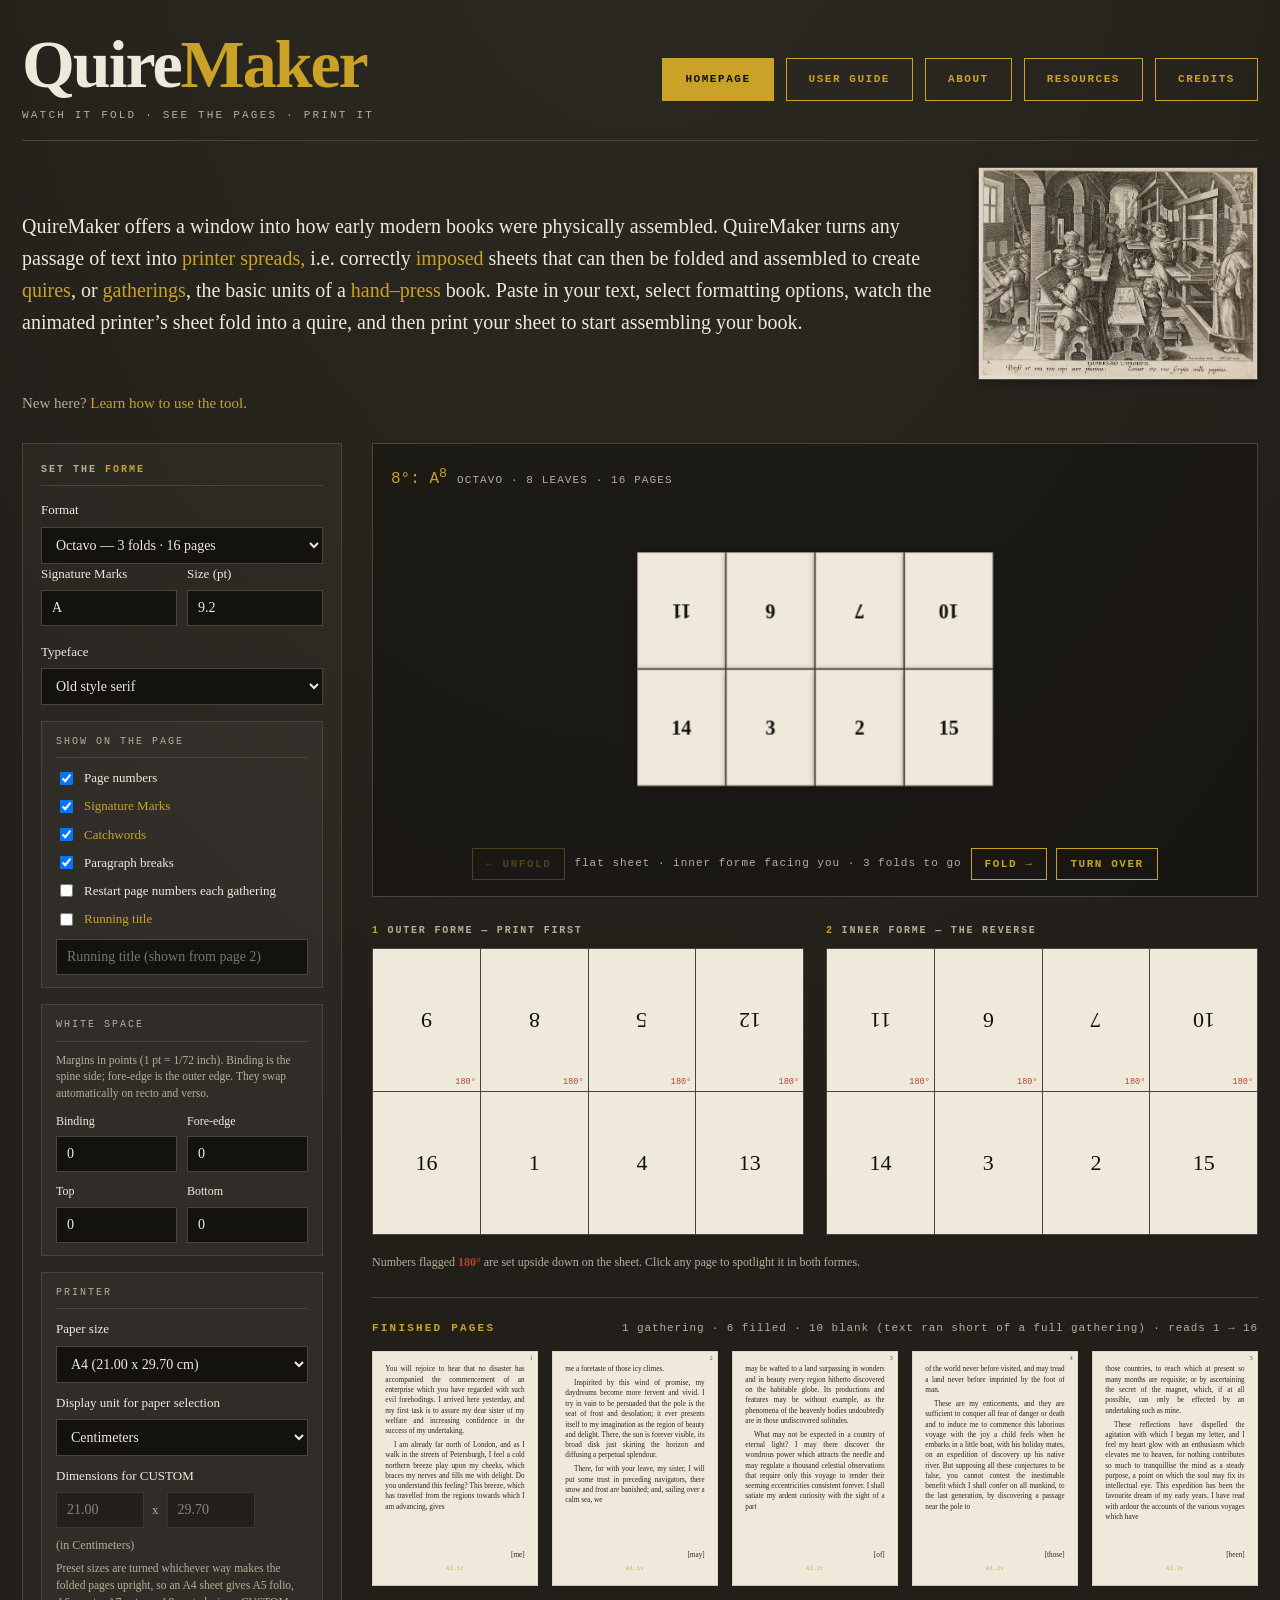
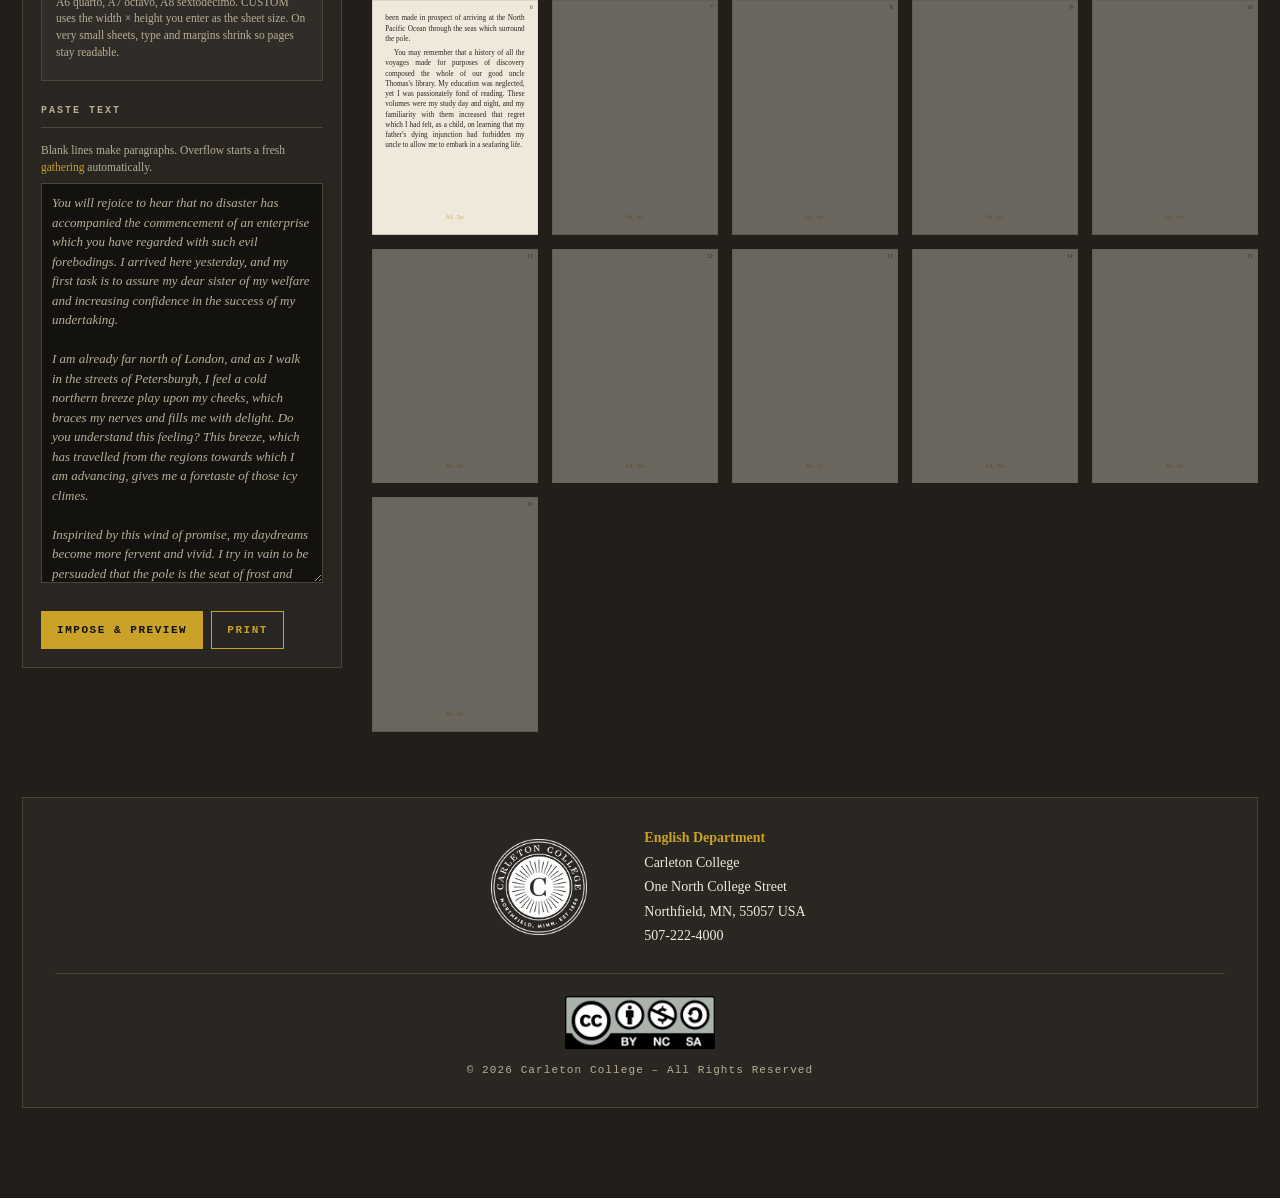
<file: index.html>
<!DOCTYPE html>
<html lang="en">
<head>
<meta charset="utf-8">
<meta name="viewport" content="width=device-width,initial-scale=1">
<title>QuireMaker</title>
<link rel="stylesheet" href="css/styles.css">
</head>
<body>
<div class="wrap">

<header>
  <div class="brand">
    <a class="brandlink" href="index.html"><h1>Quire<span>Maker</span></h1></a>
    <div class="tag">watch it fold &middot; see the pages &middot; print it</div>
  </div>
  <nav class="navbtns sitenav">
    <a class="btnlink" href="index.html" aria-current="page">Homepage</a>
    <a class="btnlink" href="guide.html">User Guide</a>
    <a class="btnlink" href="about.html">About</a>
    <a class="btnlink" href="resources.html">Resources</a>
    <a class="btnlink" href="credits.html">Credits</a>
  </nav>
</header>

<section class="hero">
  <p class="lede">QuireMaker offers a window into how early modern books were physically assembled. 
    QuireMaker turns any passage of text into 
    <a href="https://smartpress.com/support/printing-basics/readers-spread-vs-printers-spread" target="_blank" rel="noopener noreferrer">printer spreads,</a> 
    i.e. correctly <a href="https://en.wikipedia.org/wiki/Imposition" target="_blank" rel="noopener noreferrer">imposed</a> sheets
    that can then be folded and assembled to create <a href="https://www.nottingham.ac.uk/manuscriptsandspecialcollections/researchguidance/medievalbooks/quires.aspx" target="_blank" rel="noopener noreferrer">quires</a>, or 
    <a href="https://theconveyor.wordpress.com/2010/09/07/gatherings-a-display/" target="_blank" rel="noopener noreferrer">gatherings</a>, 
    the basic units of a <a href="https://libguides.scu.edu/c.php?g=897729&p=6471387" target="_blank" rel="noopener noreferrer">hand&ndash;press </a>book. Paste in your text, select formatting options, 
    watch the animated printer&rsquo;s sheet fold into a quire, and then print your sheet to start assembling your book.</p>
  <img class="hero-img" src="images/quire.jpg" alt="A folded quire">
</section>
<p class="hero-guide">New here? <a href="guide.html">Learn how to use the tool</a>.</p>

<div class="cols">
  <div class="panel">
    <h2>Set the <a href="https://en.wikipedia.org/wiki/Forme" target="_blank" rel="noopener noreferrer">forme</a></h2>

    <label for="fmt">Format</label>
    <select id="fmt">
      <option value="folio">Folio &mdash; 1 fold &middot; 4 pages</option>
      <option value="quarto">Quarto &mdash; 2 folds &middot; 8 pages</option>
      <option value="octavo" selected>Octavo &mdash; 3 folds &middot; 16 pages</option>
      <option value="sexto">Sextodecimo &mdash; 4 folds &middot; 32 pages</option>
    </select>

    <div class="two">
      <div><label for="sig">Signature Marks</label><input type="text" id="sig" value="A" maxlength="2"></div>
      <div><label for="fs">Size (pt)</label><input type="number" id="fs" value="9.2" step="0.2" min="1" max="20" title="For ideal results, keep size between 5 and 20"></div>
    </div>

    <label for="face">Typeface</label>
    <select id="face">
      <option value="'Iowan Old Style', Georgia, serif">Old style serif</option>
      <option value="'Palatino Linotype', Palatino, 'Book Antiqua', serif">Palatino</option>
      <option value="'Times New Roman', Times, serif">Times</option>
      <option value="Baskerville, Georgia, serif">Baskerville</option>
    </select>

    <div class="togglebox">
      <div class="togglehead">Show on the page</div>
      <div class="chk"><input type="checkbox" id="pgnum" checked><span>Page numbers</span></div>
      <div class="chk"><input type="checkbox" id="sigmark" checked><span><a href="https://en.wikipedia.org/wiki/Section_(bookbinding)" target="_blank" rel="noopener noreferrer">Signature Marks</a></span></div>
      <div class="chk"><input type="checkbox" id="catch" checked><span><a href="https://eng244.wordpress.com/bookgloss/catchword/" target="_blank" rel="noopener noreferrer">Catchwords</a></span></div>
      <div class="chk"><input type="checkbox" id="para" checked><span>Paragraph breaks</span></div>
      <div class="chk"><input type="checkbox" id="restartpg"><span>Restart page numbers each gathering</span></div>
      <div class="chk"><input type="checkbox" id="runtitle"><span><a href="https://eng244.wordpress.com/bookgloss/running-title/" target="_blank" rel="noopener noreferrer">Running title</a></span></div>
      <input type="text" id="runtitletext" class="runtitle-input" placeholder="Running title (shown from page 2)">
    </div>

    <div class="togglebox whitespace">
      <div class="togglehead">White space</div>
      <div class="hint">Margins in points (1&nbsp;pt&nbsp;=&nbsp;1/72&nbsp;inch). Binding is the spine side; fore-edge is the outer edge. They swap automatically on recto and verso.</div>
      <div class="two">
        <div><label for="mBind">Binding</label><input type="number" id="mBind" value="0" min="0" max="48" step="1" title="Inner margin toward the spine"></div>
        <div><label for="mFore">Fore-edge</label><input type="number" id="mFore" value="0" min="0" max="48" step="1" title="Outer margin away from the spine"></div>
      </div>
      <div class="two">
        <div><label for="mTop">Top</label><input type="number" id="mTop" value="0" min="0" max="48" step="1"></div>
        <div><label for="mBot">Bottom</label><input type="number" id="mBot" value="0" min="0" max="48" step="1"></div>
      </div>
    </div>

    <div class="togglebox printer">
      <div class="togglehead">Printer</div>
      <label for="paper">Paper size</label>
      <select id="paper"></select>
      <label for="paperUnit">Display unit for paper selection</label>
      <select id="paperUnit">
        <option value="pt">Points</option>
        <option value="in">Inches</option>
        <option value="cm" selected>Centimeters</option>
      </select>
      <label for="paperW">Dimensions for CUSTOM</label>
      <div class="paperdims">
        <input type="number" id="paperW" min="1" step="any" title="Sheet width">
        <span class="paperx">x</span>
        <input type="number" id="paperH" min="1" step="any" title="Sheet height">
        <span id="paperUnitLabel" class="paperunit">(in Centimeters)</span>
      </div>
      <div class="hint">Preset sizes are turned whichever way makes the folded pages upright, so an A4 sheet gives A5 folio, A6 quarto, A7 octavo, A8 sextodecimo. CUSTOM uses the width&nbsp;&times;&nbsp;height you enter as the sheet size. On very small sheets, type and margins shrink so pages stay readable.</div>
    </div>

    <h2>Paste text</h2>
    <div class="hint">Blank lines make paragraphs. Overflow starts a fresh <a href="https://blogs.bodleian.ox.ac.uk/theconveyor/gatherings-a-display/" target="_blank" rel="noopener noreferrer">gathering</a> automatically.</div>
    <textarea id="txt"></textarea>

    <div class="acts">
      <button id="go">Impose &amp; preview</button>
      <button class="ghost" id="pr">Print</button>
    </div>
  </div>

  <div>
    <div class="stagebox">
      <p class="formula" id="fx"></p>
      <div class="scene"><div class="stack" id="stack"></div></div>
      <div class="transport">
        <button class="ghost" id="back">&larr; Unfold</button>
        <div class="step" id="stepTxt"></div>
        <button class="ghost" id="fwd">Fold &rarr;</button>
        <button class="ghost" id="turn">Turn over</button>
      </div>
    </div>

    <div class="formes" id="formes"></div>
    <p class="legend">
      Numbers flagged <b style="color:var(--vermilion)">180&deg;</b> are set upside down on the sheet.
      Click any page to spotlight it in both formes.
    </p>

    <div class="previewhead">
      <h2>Finished pages</h2>
      <div class="meta" id="pvMeta"></div>
    </div>
    <div class="book" id="book"><p class="emptynote">Press &ldquo;Impose &amp; preview&rdquo; to flow your text into the pages.</p></div>
  </div>
</div>

<footer class="sitefoot">
  <div class="footmain">
    <div class="footlogo">
      <img src="images/carletonlogo.png" alt="Carleton College">
    </div>
    <address class="footaddr">
      <b><a href="https://www.carleton.edu/english/" target="_blank" rel="noopener noreferrer">English Department</a></b><br>
      Carleton College<br>
      One North College Street<br>
      Northfield, MN, 55057 USA<br>
      507-222-4000
    </address>
  </div>
  <div class="footlic">
    <div class="cclicense">
      <img src="images/copyright.png" alt="CC BY-NC-SA 4.0">
    </div>
    <div class="footcopy">&copy; 2026 Carleton College &ndash; All Rights Reserved</div>
  </div>
</footer>
</div>

<div id="out"></div>

<script type="module" src="js/app.js"></script>
</body>
</html>
</file>
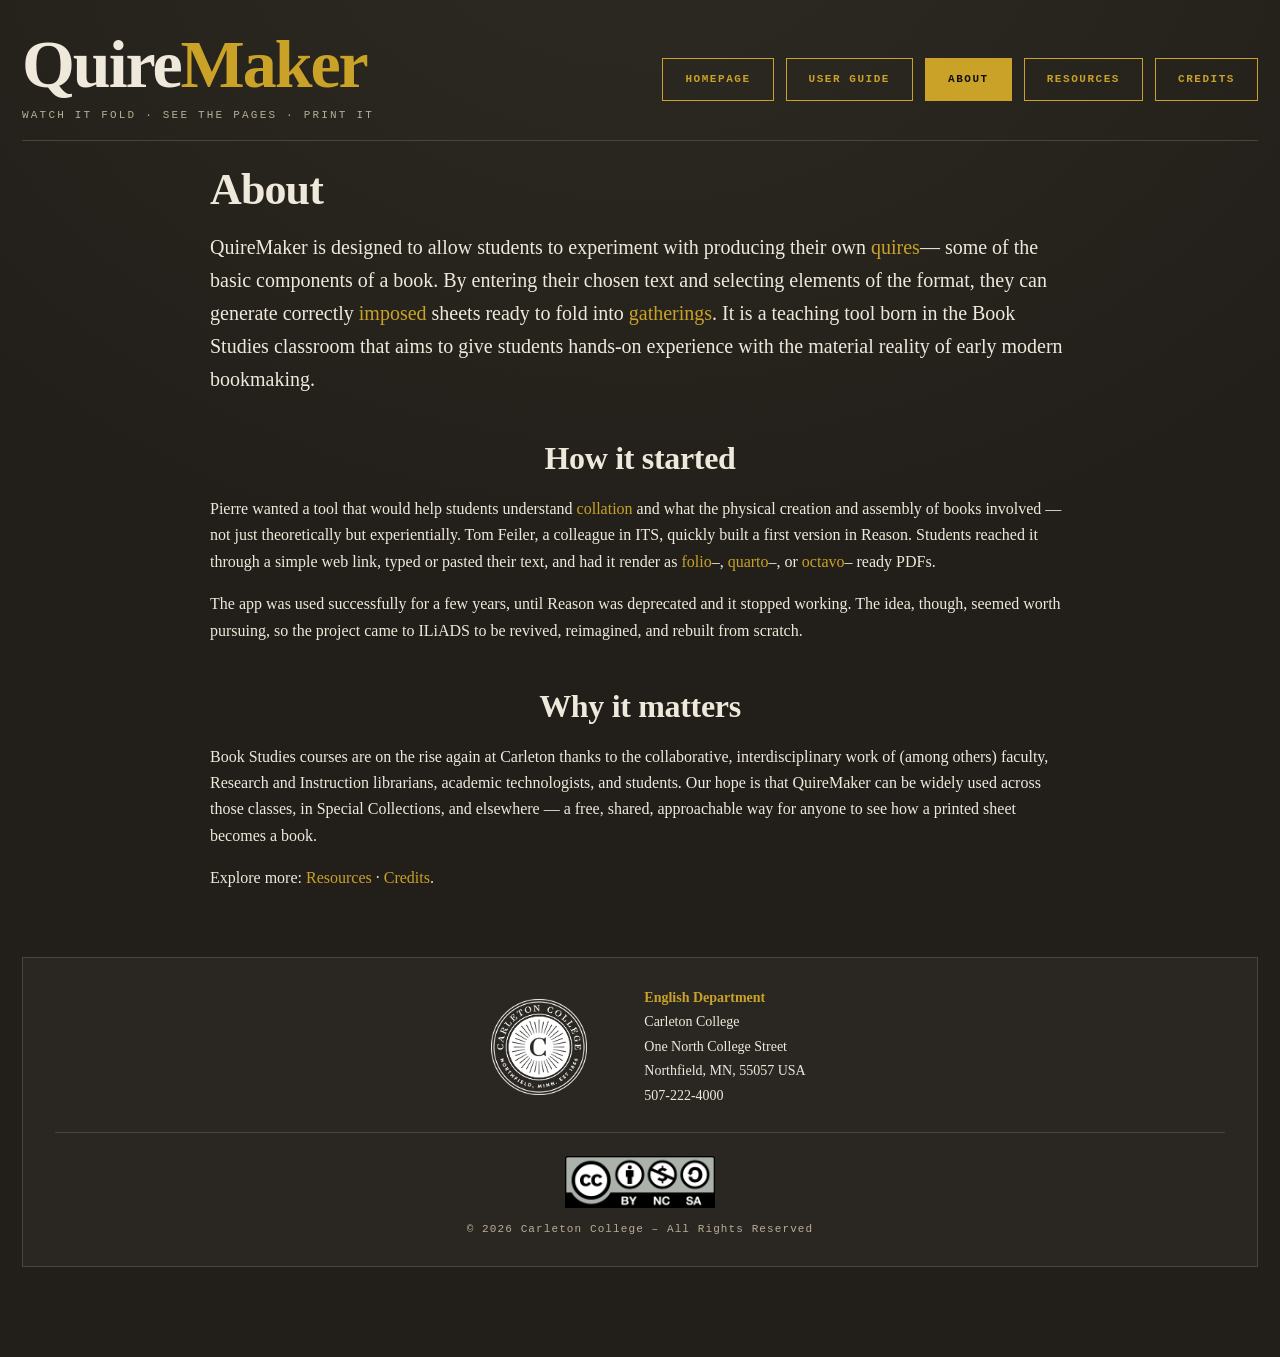
<file: about.html>
<!DOCTYPE html>
<html lang="en">
<head>
<meta charset="utf-8">
<meta name="viewport" content="width=device-width,initial-scale=1">
<title>Quire Maker &middot; About</title>
<link rel="stylesheet" href="css/styles.css">
</head>
<body>
<div class="wrap">

<header>
  <div class="brand">
    <a class="brandlink" href="index.html"><span class="brand-title">Quire<span>Maker</span></span></a>
    <div class="tag">watch it fold &middot; see the pages &middot; print it</div>
  </div>
  <nav class="navbtns sitenav">
    <a class="btnlink" href="index.html">Homepage</a>
    <a class="btnlink" href="guide.html">User Guide</a>
    <a class="btnlink" href="about.html" aria-current="page">About</a>
    <a class="btnlink" href="resources.html">Resources</a>
    <a class="btnlink" href="credits.html">Credits</a>
  </nav>
</header>

<div class="article">

  <h1 class="pagetitle">About</h1>

  <p class="lede">QuireMaker is designed to allow students to experiment with producing their own
    <a href="https://www.nottingham.ac.uk/manuscriptsandspecialcollections/researchguidance/medievalbooks/quires.aspx" target="_blank" rel="noopener noreferrer">quires</a>&mdash;
    some of the basic components of a book.
    By entering their chosen text and selecting elements of the format,
    they can generate correctly
    <a href="https://en.wikipedia.org/wiki/Imposition" target="_blank" rel="noopener noreferrer">imposed</a>
    sheets ready to fold into
    <a href="https://theconveyor.wordpress.com/2010/09/07/gatherings-a-display/" target="_blank" rel="noopener noreferrer">gatherings</a>.
    It is a teaching tool born in the Book Studies classroom that aims to give students hands-on
    experience with the material reality of early modern bookmaking.</p>

  <h2>How it <span>started</span></h2>
  <p>Pierre wanted a tool that would help students understand
    <a href="https://manual.stcv.be/p/Collation_Formula" target="_blank" rel="noopener noreferrer">collation</a>
    and what the physical creation and assembly of books
    involved &mdash; not just theoretically but experientially.
    Tom Feiler, a colleague in ITS, quickly built a first version in Reason.
    Students reached it through a simple web link, typed or pasted their text, and had it render
    as <a href="https://en.wikipedia.org/wiki/Book_size" target="_blank" rel="noopener noreferrer">folio</a>&ndash;,
    <a href="https://en.wikipedia.org/wiki/Book_size" target="_blank" rel="noopener noreferrer">quarto</a>&ndash;,
    or <a href="https://en.wikipedia.org/wiki/Book_size" target="_blank" rel="noopener noreferrer">octavo</a>&ndash;
    ready PDFs.</p>
  <p>The app was used successfully for a few years, until Reason was deprecated and it stopped working. 
    The idea, though, seemed worth pursuing, 
    so the project came to ILiADS to be revived, reimagined, and rebuilt from scratch.</p>

  <h2>Why it <span>matters</span></h2>
  <p>Book Studies courses are on the rise again at Carleton thanks to the collaborative, interdisciplinary 
    work of (among others) faculty, Research and Instruction librarians, academic technologists, and 
    students. Our hope is that QuireMaker can be widely used across those classes, in Special Collections, 
    and elsewhere &mdash; a free, shared, approachable way for anyone to see how a printed sheet becomes a book. </p>

  <p>Explore more: <a href="resources.html">Resources</a> &middot;
  <a href="credits.html">Credits</a>.</p>

</div>

<footer class="sitefoot">
  <div class="footmain">
    <div class="footlogo">
      <img src="images/carletonlogo.png" alt="Carleton College">
    </div>
    <address class="footaddr">
      <b><a href="https://www.carleton.edu/english/" target="_blank" rel="noopener noreferrer">English Department</a></b><br>
      Carleton College<br>
      One North College Street<br>
      Northfield, MN, 55057 USA<br>
      507-222-4000
    </address>
  </div>
  <div class="footlic">
    <div class="cclicense">
      <img src="images/copyright.png" alt="CC BY-NC-SA 4.0">
    </div>
    <div class="footcopy">&copy; 2026 Carleton College &ndash; All Rights Reserved</div>
  </div>
</footer>
</div>
</body>
</html>
</file>
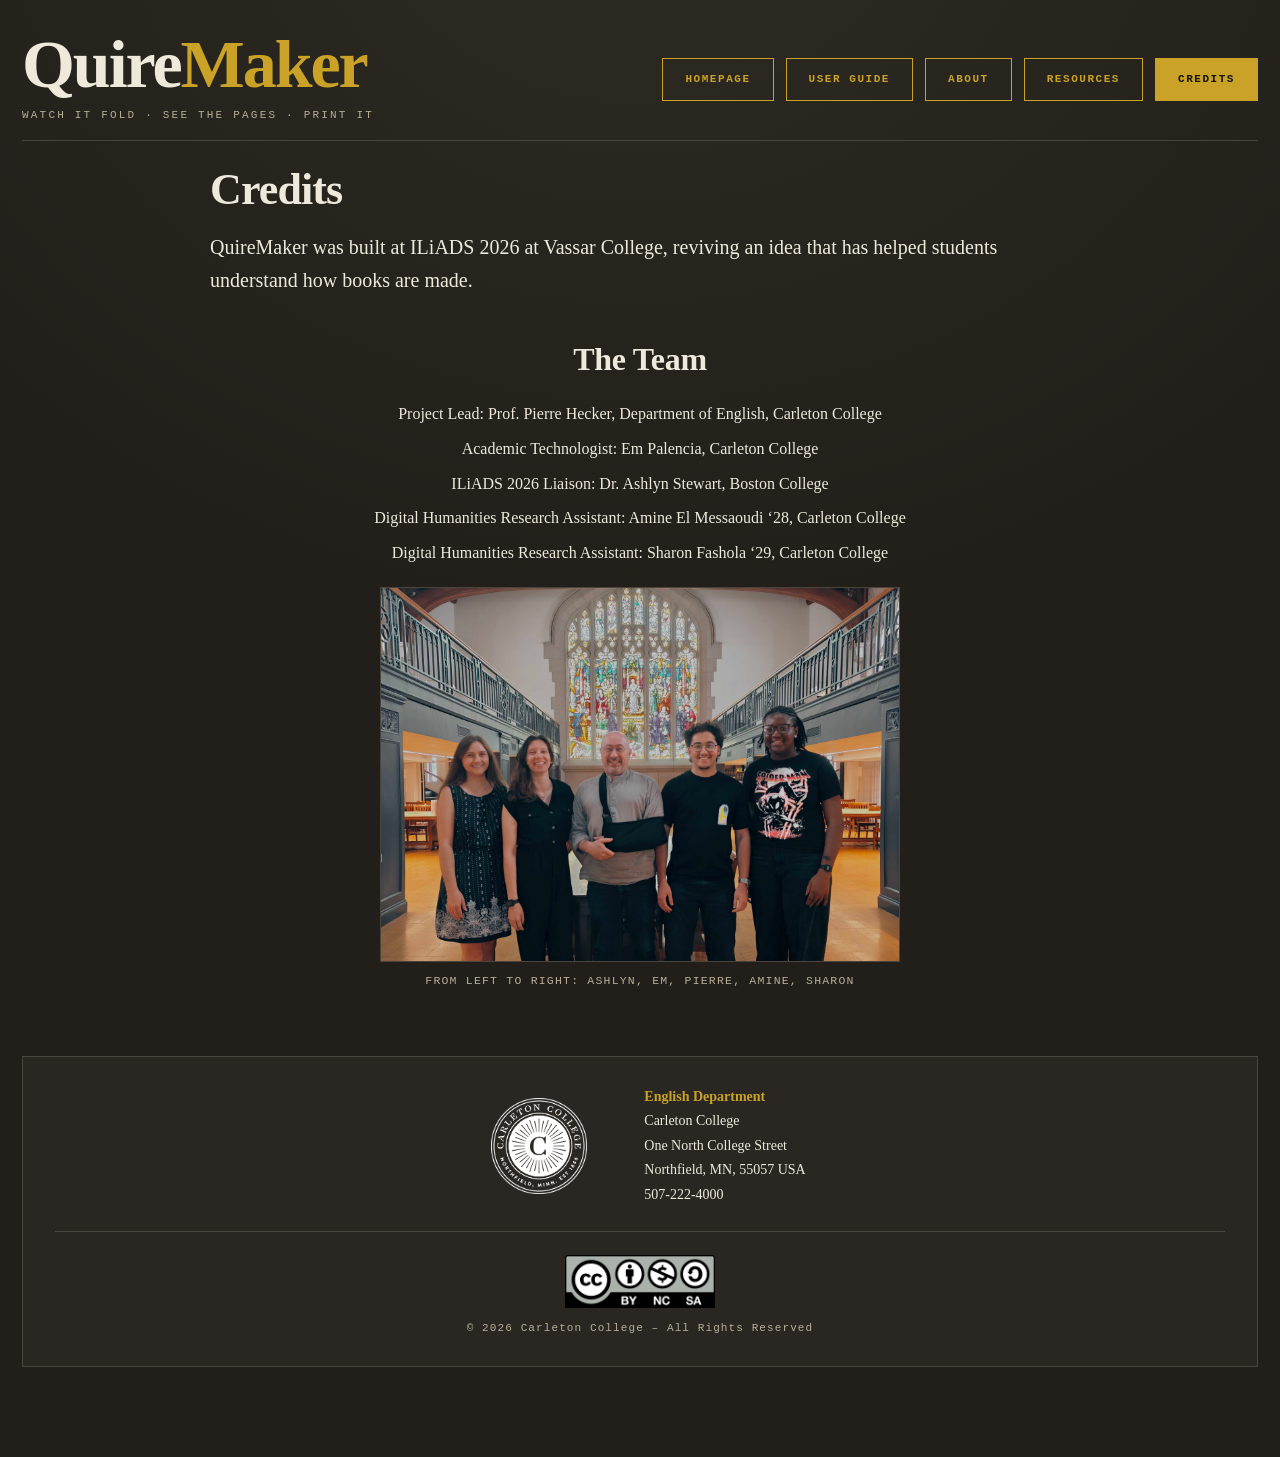
<file: credits.html>
<!DOCTYPE html>
<html lang="en">
<head>
<meta charset="utf-8">
<meta name="viewport" content="width=device-width,initial-scale=1">
<title>Quire Maker &middot; Credits</title>
<link rel="stylesheet" href="css/styles.css">
</head>
<body>
<div class="wrap">

<header>
  <div class="brand">
    <a class="brandlink" href="index.html"><span class="brand-title">Quire<span>Maker</span></span></a>
    <div class="tag">watch it fold &middot; see the pages &middot; print it</div>
  </div>
  <nav class="navbtns sitenav">
    <a class="btnlink" href="index.html">Homepage</a>
    <a class="btnlink" href="guide.html">User Guide</a>
    <a class="btnlink" href="about.html">About</a>
    <a class="btnlink" href="resources.html">Resources</a>
    <a class="btnlink" href="credits.html" aria-current="page">Credits</a>
  </nav>
</header>

<div class="article">

  <h1 class="pagetitle">Credits</h1>

  <p class="lede">QuireMaker was built at ILiADS 2026 at Vassar College, reviving an idea that
  has helped students understand how books are made.</p>

  <h2>The <span>Team</span></h2>
  <div class="teamblock">
    <ul class="memberslist">
      <li>Project Lead: Prof. Pierre Hecker, Department of English, Carleton College</li>
      <li>Academic Technologist: Em Palencia, Carleton College</li>
      <li>ILiADS 2026 Liaison: Dr. Ashlyn Stewart, Boston College</li>
      <li>Digital Humanities Research Assistant: Amine El Messaoudi &lsquo;28, Carleton College</li>
      <li>Digital Humanities Research Assistant: Sharon Fashola &lsquo;29, Carleton College</li>
    </ul>
    <div class="photo group">
      <img src="images/grouppicture.jpg" alt="Group photo">
      <p class="hint">From left to right: Ashlyn, Em, Pierre, Amine, Sharon</p>
    </div>
  </div>

</div>

<footer class="sitefoot">
  <div class="footmain">
    <div class="footlogo">
      <img src="images/carletonlogo.png" alt="Carleton College">
    </div>
    <address class="footaddr">
      <b><a href="https://www.carleton.edu/english/" target="_blank" rel="noopener noreferrer">English Department</a></b><br>
      Carleton College<br>
      One North College Street<br>
      Northfield, MN, 55057 USA<br>
      507-222-4000
    </address>
  </div>
  <div class="footlic">
    <div class="cclicense">
      <img src="images/copyright.png" alt="CC BY-NC-SA 4.0">
    </div>
    <div class="footcopy">&copy; 2026 Carleton College &ndash; All Rights Reserved</div>
  </div>
</footer>
</div>
</body>
</html>
</file>
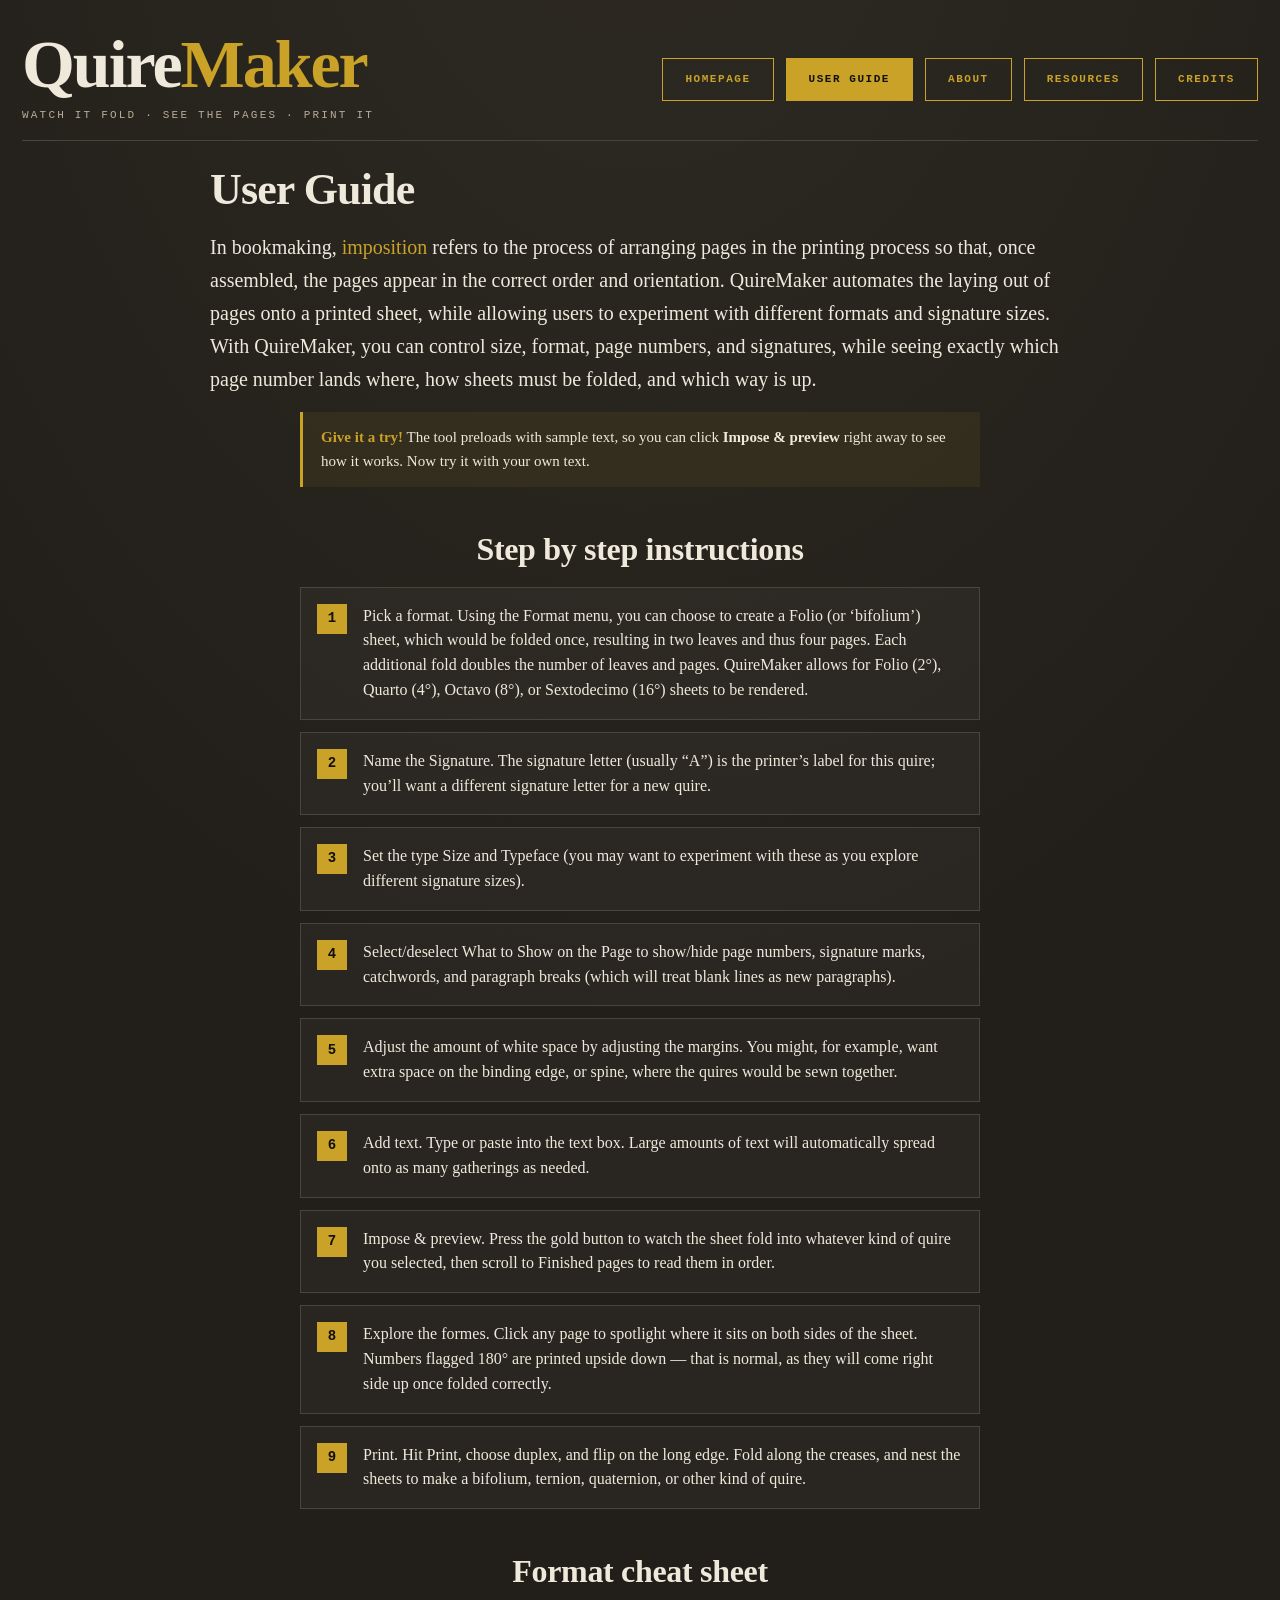
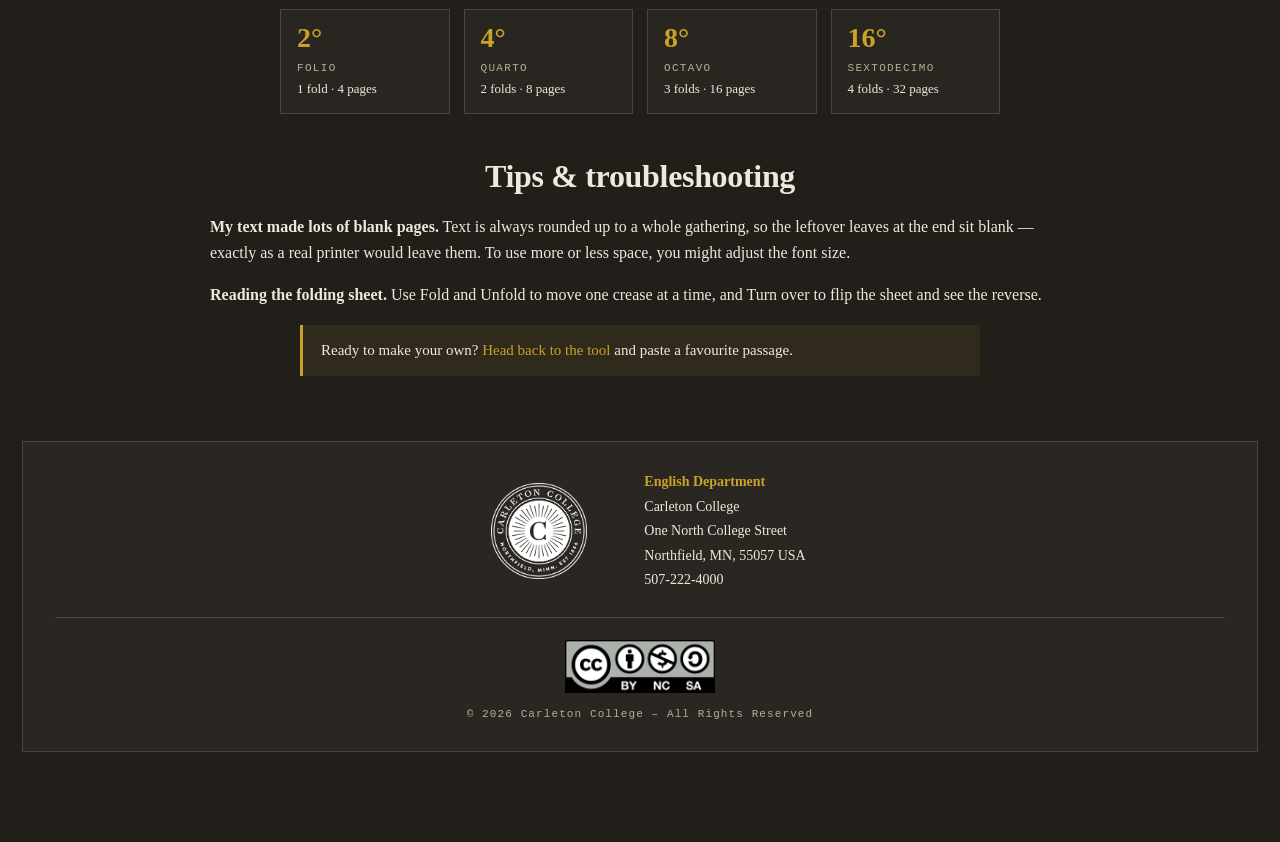
<file: guide.html>
<!DOCTYPE html>
<html lang="en">
<head>
<meta charset="utf-8">
<meta name="viewport" content="width=device-width,initial-scale=1">
<title>Quire Maker &middot; User Guide</title>
<link rel="stylesheet" href="css/styles.css">
</head>
<body>
<div class="wrap">

<header>
  <div class="brand">
    <a class="brandlink" href="index.html"><span class="brand-title">Quire<span>Maker</span></span></a>
    <div class="tag">watch it fold &middot; see the pages &middot; print it</div>
  </div>
  <nav class="navbtns sitenav">
    <a class="btnlink" href="index.html">Homepage</a>
    <a class="btnlink" href="guide.html" aria-current="page">User Guide</a>
    <a class="btnlink" href="about.html">About</a>
    <a class="btnlink" href="resources.html">Resources</a>
    <a class="btnlink" href="credits.html">Credits</a>
  </nav>
</header>

<div class="article">

  <h1 class="pagetitle">User Guide</h1>

  <p class="lede">In bookmaking,
    <a href="https://en.wikipedia.org/wiki/Imposition" target="_blank" rel="noopener noreferrer">imposition</a>
    refers to the process of arranging pages in the printing process so that,
    once assembled, the pages appear in the correct order and orientation.
    QuireMaker automates the laying out of pages onto a printed sheet,
    while allowing users to experiment with different formats and signature sizes.
    With QuireMaker, you can control size, format, page numbers, and signatures, while
    seeing exactly which page number lands where, how sheets must be folded, and which way is up.</p>

  <div class="callout">
    <b><a href="index.html">Give it a try!</a></b> The tool preloads with sample text, so you can click
    <b>Impose &amp; preview</b> right away to see how it works. Now try it with your own text.
  </div>

  <h2>Step by step <span>instructions</span></h2>
  <ol class="steps">
    <li>Pick a <em>format.</em> Using the Format menu, you can choose to create a Folio
      (or &lsquo;bifolium&rsquo;) sheet, which would be folded once, resulting in two leaves and thus four pages.
      Each additional fold doubles the number of leaves and pages. QuireMaker allows for
      Folio (2&deg;), Quarto (4&deg;), Octavo (8&deg;), or Sextodecimo (16&deg;) sheets to be rendered.</li>
    <li>Name the <em>Signature.</em> The signature letter (usually
      &ldquo;A&rdquo;) is the printer&rsquo;s label for this quire; you&rsquo;ll want a different signature letter for a new quire.</li>
    <li>Set the type <em>Size</em> and <em>Typeface</em>
      (you may want to experiment with these as you explore different signature sizes).</li>
    <li>Select/deselect <em>What to Show on the Page</em> to show/hide
      page numbers, signature marks, catchwords,
      and paragraph breaks (which will treat blank lines as new paragraphs).</li>
    <li>Adjust the amount of <em>white space</em> by adjusting the margins.
      You might, for example, want extra space on the binding edge, or spine, where the quires would be sewn together.</li>
    <li>Add <em>text.</em> Type or paste into the text box.
      Large amounts of text will automatically spread onto as many gatherings as needed.</li>
    <li><em>Impose &amp; preview.</em> Press the gold button to watch the sheet fold into
      whatever kind of quire you selected, then scroll to <em>Finished pages</em> to read them in order.</li>
    <li><em>Explore the formes.</em> Click any page to spotlight where it sits on both sides of
      the sheet. Numbers flagged <em>180&deg;</em> are printed upside down &mdash; that is
      normal, as they will come right side up once folded correctly.</li>
    <li><em>Print.</em> Hit Print, choose duplex, and flip on the
      long edge. Fold along the creases, and nest the sheets
      to make a bifolium, ternion, quaternion, or other kind of quire.</li>
  </ol>

  <h2>Format cheat <span>sheet</span></h2>
  <div class="fmtgrid">
    <div class="fmtcard"><div class="big">2&deg;</div><div class="nm">Folio</div><div class="sub">1 fold &middot; 4 pages</div></div>
    <div class="fmtcard"><div class="big">4&deg;</div><div class="nm">Quarto</div><div class="sub">2 folds &middot; 8 pages</div></div>
    <div class="fmtcard"><div class="big">8&deg;</div><div class="nm">Octavo</div><div class="sub">3 folds &middot; 16 pages</div></div>
    <div class="fmtcard"><div class="big">16&deg;</div><div class="nm">Sextodecimo</div><div class="sub">4 folds &middot; 32 pages</div></div>
  </div>

  <h2>Tips &amp; <span>troubleshooting</span></h2>
  <p><b>My text made lots of blank pages.</b> Text is always rounded up to a whole
  gathering, so the leftover leaves at the end sit blank &mdash; exactly as a real printer
  would leave them. To use more or less space, you might adjust the font size.</p>
  <p><b>Reading the folding sheet.</b> Use <em>Fold</em> and <em>Unfold</em> to move one
  crease at a time, and <em>Turn over</em> to flip the sheet and see the reverse.</p>
  <div class="callout">
    Ready to make your own? <a href="index.html">Head back to the tool</a> and paste a
    favourite passage.
  </div>

</div>

<footer class="sitefoot">
  <div class="footmain">
    <div class="footlogo">
      <img src="images/carletonlogo.png" alt="Carleton College">
    </div>
    <address class="footaddr">
      <b><a href="https://www.carleton.edu/english/" target="_blank" rel="noopener noreferrer">English Department</a></b><br>
      Carleton College<br>
      One North College Street<br>
      Northfield, MN, 55057 USA<br>
      507-222-4000
    </address>
  </div>
  <div class="footlic">
    <div class="cclicense">
      <img src="images/copyright.png" alt="CC BY-NC-SA 4.0">
    </div>
    <div class="footcopy">&copy; 2026 Carleton College &ndash; All Rights Reserved</div>
  </div>
</footer>
</div>
</body>
</html>
</file>
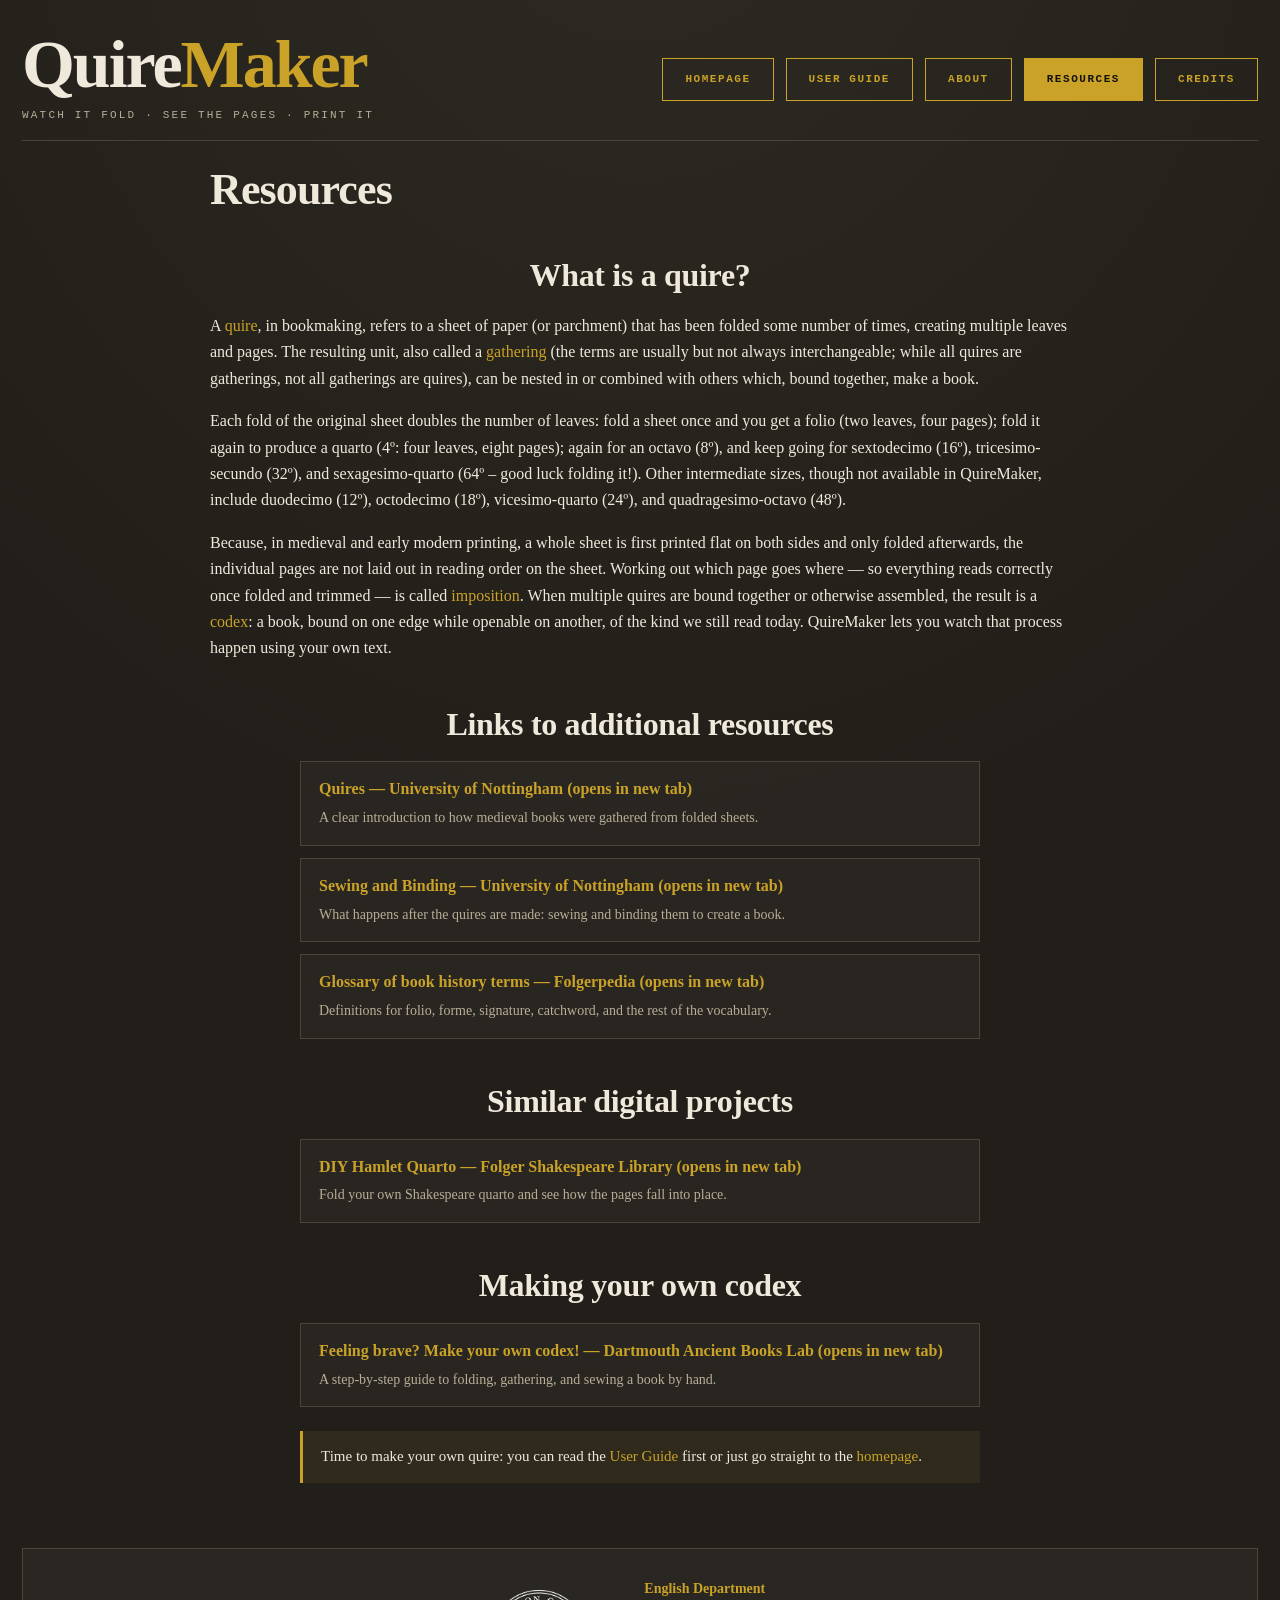
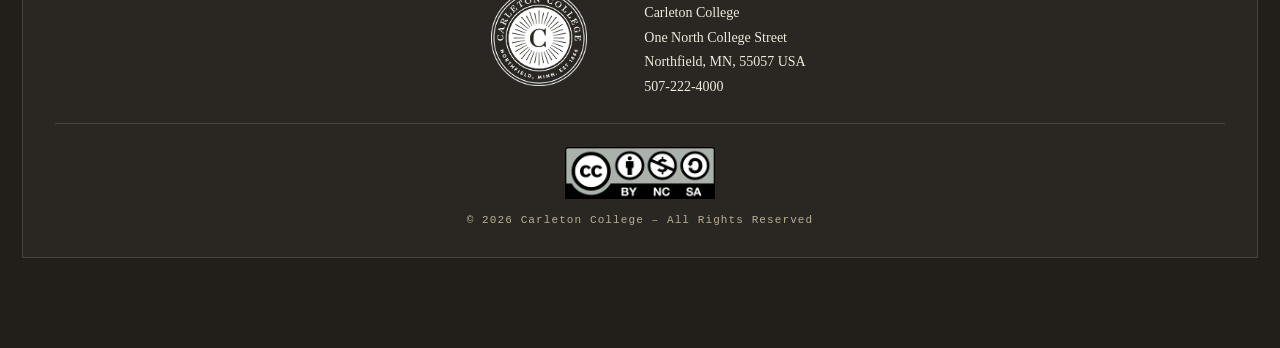
<file: resources.html>
<!DOCTYPE html>
<html lang="en">
<head>
<meta charset="utf-8">
<meta name="viewport" content="width=device-width,initial-scale=1">
<title>Quire Maker &middot; Resources</title>
<link rel="stylesheet" href="css/styles.css">
</head>
<body>
<div class="wrap">

<header>
  <div class="brand">
    <a class="brandlink" href="index.html"><span class="brand-title">Quire<span>Maker</span></span></a>
    <div class="tag">watch it fold &middot; see the pages &middot; print it</div>
  </div>
  <nav class="navbtns sitenav">
    <a class="btnlink" href="index.html">Homepage</a>
    <a class="btnlink" href="guide.html">User Guide</a>
    <a class="btnlink" href="about.html">About</a>
    <a class="btnlink" href="resources.html" aria-current="page">Resources</a>
    <a class="btnlink" href="credits.html">Credits</a>
  </nav>
</header>

<div class="article">

  <h1 class="pagetitle">Resources</h1>

  <h2>What is a <span>quire?</span></h2>
  <p>A <a href="https://www.nottingham.ac.uk/manuscriptsandspecialcollections/researchguidance/medievalbooks/quires.aspx" target="_blank" rel="noopener noreferrer">quire</a>, in bookmaking, refers to a sheet of paper (or parchment) that has been folded some number of times, creating multiple leaves and pages. The resulting unit, also called a <a href="https://theconveyor.wordpress.com/2010/09/07/gatherings-a-display/" target="_blank" rel="noopener noreferrer">gathering</a> (the terms are usually but not always interchangeable; while all quires are gatherings, not all gatherings are quires), can be nested in or combined with others which, bound together, make a book.</p>
  <p>Each fold of the original sheet doubles the number of leaves: fold a sheet once and you get a folio (two leaves, four pages); fold it again to produce a quarto (4&ordm;: four leaves, eight pages); again for an octavo (8&ordm;), and keep going for sextodecimo (16&ordm;), tricesimo-secundo (32&ordm;), and sexagesimo-quarto (64&ordm; &ndash; good luck folding it!). Other intermediate sizes, though not available in QuireMaker, include duodecimo (12&ordm;), octodecimo (18&ordm;), vicesimo-quarto (24&ordm;), and quadragesimo-octavo (48&ordm;).</p>
  <p>Because, in medieval and early modern printing, a whole sheet is first printed flat on both sides and only folded afterwards, the individual pages are not laid out in reading order on the sheet. Working out which page goes where &mdash; so everything reads correctly once folded and trimmed &mdash; is called <a href="https://en.wikipedia.org/wiki/Imposition" target="_blank" rel="noopener noreferrer">imposition</a>. When multiple quires are bound together or otherwise assembled, the result is a <a href="https://en.wikipedia.org/wiki/Codex" target="_blank" rel="noopener noreferrer">codex</a>: a book, bound on one edge while openable on another, of the kind we still read today. QuireMaker lets you watch that process happen using your own text.</p>

  <h2>Links to additional <span>resources</span></h2>
  <ul class="reslist">
    <li><a href="https://www.nottingham.ac.uk/manuscriptsandspecialcollections/researchguidance/medievalbooks/quires.aspx" target="_blank" rel="noopener noreferrer"><b>Quires &mdash; University of Nottingham (opens in new tab)</b></a><span>A clear introduction to how medieval books were gathered from folded sheets.</span></li>
    <li><a href="https://www.nottingham.ac.uk/manuscriptsandspecialcollections/researchguidance/medievalbooks/binding.aspx" target="_blank" rel="noopener noreferrer"><b>Sewing and Binding &mdash; University of Nottingham (opens in new tab)</b></a><span>What happens after the quires are made: sewing and binding them to create a book.</span></li>
    <li><a href="https://folgerpedia.folger.edu/Glossary_of_book_history_terms" target="_blank" rel="noopener noreferrer"><b>Glossary of book history terms &mdash; Folgerpedia (opens in new tab)</b></a><span>Definitions for folio, forme, signature, catchword, and the rest of the vocabulary.</span></li>
  </ul>

  <h2>Similar digital <span>projects</span></h2>
  <ul class="reslist">
    <li><a href="https://www.folger.edu/explore/shakespeare-in-print/diy-quarto/" target="_blank" rel="noopener noreferrer"><b>DIY Hamlet Quarto &mdash; Folger Shakespeare Library (opens in new tab)</b></a><span>Fold your own Shakespeare quarto and see how the pages fall into place.</span></li>
  </ul>

  <h2>Making your own <span>codex</span></h2>
  <ul class="reslist">
    <li><a href="https://sites.dartmouth.edu/ancientbooks/2016/05/23/making-your-own-codex/" target="_blank" rel="noopener noreferrer"><b>Feeling brave? Make your own codex! &mdash; Dartmouth Ancient Books Lab (opens in new tab)</b></a><span>A step-by-step guide to folding, gathering, and sewing a book by hand.</span></li>
  </ul>

  <div class="callout">
    Time to make your own quire: you can read the <a href="guide.html">User Guide</a> first or just go straight to the <a href="index.html">homepage</a>.
  </div>

</div>

<footer class="sitefoot">
  <div class="footmain">
    <div class="footlogo">
      <img src="images/carletonlogo.png" alt="Carleton College">
    </div>
    <address class="footaddr">
      <b><a href="https://www.carleton.edu/english/" target="_blank" rel="noopener noreferrer">English Department</a></b><br>
      Carleton College<br>
      One North College Street<br>
      Northfield, MN, 55057 USA<br>
      507-222-4000
    </address>
  </div>
  <div class="footlic">
    <div class="cclicense">
      <img src="images/copyright.png" alt="CC BY-NC-SA 4.0">
    </div>
    <div class="footcopy">&copy; 2026 Carleton College &ndash; All Rights Reserved</div>
  </div>
</footer>
</div>
</body>
</html>
</file>
<file: css/styles.css>
:root{
  --ink:#12100e; --board:#221f1a; --paper:#efe9dc; --paperEdge:#cdc3ad;
  --rule:#4a443b; --gold:#c9a227; --vermilion:#b8422c; --slate:#5d7a8c; --dim:#b8ae97;
}
*{box-sizing:border-box}
html,body{margin:0;padding:0}
body{background:radial-gradient(120% 90% at 50% -10%,#2e2a23 0%,var(--board) 60%);
  color:var(--paper);font-family:"Iowan Old Style","Palatino Linotype",Palatino,Georgia,serif;
  font-size:16px;line-height:1.55;min-height:100vh}
a{color:var(--gold);text-decoration:none}
a:hover{color:var(--vermilion)}
.wrap{max-width:1320px;margin:0 auto;padding:34px 22px 90px}

header{display:flex;align-items:center;justify-content:space-between;gap:20px;
  flex-wrap:wrap;border-bottom:1px solid var(--rule);padding-bottom:16px;margin-bottom:26px}
.brandlink{text-decoration:none;color:inherit;display:inline-block}
.brandlink:hover,.brandlink:focus,.brandlink:active,
.brandlink:hover .brand-title,.brandlink:hover .brand-title span,
.brandlink:hover h1,.brandlink:hover h1 span{color:inherit;text-decoration:none}
.brandlink:hover .brand-title span,.brandlink:hover h1 span{color:var(--gold)}
.brandlink:focus-visible{outline:2px solid var(--slate);outline-offset:4px}
.brand-title,h1{margin:0;font-size:clamp(36px,7vw,68px);line-height:.9;font-weight:600;letter-spacing:-.03em}
.brand-title span,h1 span{color:var(--gold)}
.tag{font-family:ui-monospace,"SF Mono",Menlo,Consolas,monospace;font-size:11px;
  letter-spacing:.2em;text-transform:uppercase;color:var(--dim);margin-top:12px}
.pagetitle{margin:0 0 18px;font-size:clamp(28px,5vw,44px);line-height:1.05;
  font-weight:600;letter-spacing:-.02em;color:var(--paper)}
.article > .pagetitle:first-child{margin-top:0}
header .navbtns{width:auto;margin:0;justify-content:flex-end}

/* tool layout */
.cols{display:grid;grid-template-columns:320px 1fr;gap:30px;align-items:start}
@media(max-width:980px){.cols{grid-template-columns:1fr}}

.panel{border:1px solid var(--rule);padding:18px;background:rgba(255,255,255,.03)}
.panel h2{font-family:ui-monospace,Menlo,monospace;font-size:10px;letter-spacing:.2em;
  text-transform:uppercase;color:var(--dim);margin:0 0 14px;padding-bottom:8px;
  border-bottom:1px solid var(--rule);font-weight:600}
.panel h2:not(:first-child){margin-top:22px}
label{display:block;font-size:13px;margin:16px 0 6px}
label:first-of-type{margin-top:0}
select,input[type=text],input[type=number],textarea{width:100%;padding:9px 10px;
  font-family:inherit;font-size:14px;border-radius:0;background:#14120f;
  border:1px solid var(--rule);color:var(--paper)}
textarea{min-height:400px;font-size:13px;line-height:1.5;resize:vertical}
textarea.is-sample{color:var(--dim);font-style:italic} /* grey until first click */
select:focus,input:focus,textarea:focus{outline:none;border-color:var(--gold)}
.two{display:grid;grid-template-columns:1fr 1fr;gap:10px}
.chk{display:flex;align-items:center;gap:8px;font-size:13px;margin-top:12px}
.chk input{width:auto}
.hint{font-size:11.5px;color:var(--dim);margin:6px 0 8px;line-height:1.45}

.togglebox{border:1px solid var(--rule);background:rgba(255,255,255,.03);
  padding:12px 14px;margin-top:16px}
.togglehead{font-family:ui-monospace,Menlo,monospace;font-size:10px;letter-spacing:.2em;
  text-transform:uppercase;color:var(--dim);margin:0 0 10px;padding-bottom:8px;
  border-bottom:1px solid var(--rule)}
.togglebox .chk{margin-top:8px}
.togglebox .chk:first-of-type{margin-top:0}
.runtitle-input{margin-top:10px;font-size:12px;padding:7px 9px}
.whitespace .two{margin-top:10px}
.whitespace .two label{margin-top:0;font-size:12px}
.printer label{margin-top:10px}
.printer label:first-of-type{margin-top:0}
.paperdims{display:flex;align-items:center;gap:8px;flex-wrap:wrap;margin-top:6px}
.paperdims input{width:88px;flex:0 0 auto;margin:0}
.paperdims .paperx{color:var(--dim);font-size:13px}
.paperdims .paperunit{font-size:12px;color:var(--dim);white-space:nowrap}
.printer input:disabled{opacity:.45}
.whitespace .hint{margin:0 0 4px}

button{font-family:ui-monospace,Menlo,monospace;font-size:11px;letter-spacing:.14em;
  text-transform:uppercase;padding:12px 15px;border:1px solid var(--gold);
  background:var(--gold);color:var(--ink);cursor:pointer;border-radius:0;font-weight:600}
button.ghost{background:transparent;color:var(--gold)}
button:hover:not(:disabled){background:var(--vermilion);border-color:var(--vermilion);color:#fff}
button:disabled{opacity:.3;cursor:default}
button:focus-visible{outline:2px solid var(--slate);outline-offset:3px}
.acts{display:flex;gap:8px;margin-top:20px;flex-wrap:wrap}

/* fold visual tool */
.stagebox{border:1px solid var(--rule);background:rgba(0,0,0,.28);padding:20px 18px 16px;margin-bottom:26px;overflow:hidden}
.formula{font-family:ui-monospace,Menlo,monospace;font-size:16px;color:var(--gold);margin:0 0 12px}
.formula small{color:var(--dim);font-size:11px;letter-spacing:.1em;text-transform:uppercase;margin-left:10px}
.scene{perspective:1600px;height:330px;display:flex;align-items:center;justify-content:center;overflow:hidden}
.stack{position:relative;transform-style:preserve-3d;transition:transform .6s ease}
.pc{position:absolute;background:var(--paper);color:var(--ink);border:1px solid var(--paperEdge);
  display:flex;align-items:center;justify-content:center;font-size:20px;font-weight:600;
  transform-style:preserve-3d;
  transition:transform .6s cubic-bezier(.5,.05,.25,1);
  box-shadow:0 1px 7px rgba(0,0,0,.4)}
.pc .lbl{backface-visibility:hidden;position:absolute}
.pc .lbl.bk{transform:rotateY(180deg)}
.pc.inv .lbl{transform:rotate(180deg)}
.pc.inv .lbl.bk{transform:rotateY(180deg) rotate(180deg)}

.transport{display:flex;gap:9px;align-items:center;justify-content:center;margin-top:14px;flex-wrap:wrap}
.transport button{padding:9px 13px}
.step{font-family:ui-monospace,Menlo,monospace;font-size:11px;color:var(--dim);
  letter-spacing:.09em;min-width:210px;text-align:center}

/* forme maps */
.formes{display:grid;grid-template-columns:1fr 1fr;gap:22px;margin-bottom:26px}
@media(max-width:760px){.formes{grid-template-columns:1fr}}
.forme h3{font-family:ui-monospace,Menlo,monospace;font-size:10px;letter-spacing:.18em;
  text-transform:uppercase;color:var(--dim);margin:0 0 9px}
.forme h3 b{color:var(--gold)}
.sheet{display:grid;gap:1px;background:var(--rule);border:1px solid var(--rule)}
.cell{background:var(--paper);color:var(--ink);aspect-ratio:3/4;position:relative;
  display:flex;align-items:center;justify-content:center;font-size:clamp(14px,2.3vw,22px);
  cursor:pointer;transition:background .18s}
.cell:hover{background:#fff8e6}
.cell.hi{background:var(--gold)}
.cell .num{transition:transform .3s}
.cell.rot .num{transform:rotate(180deg)}
.cell .flag{position:absolute;bottom:2px;right:4px;font-family:ui-monospace,monospace;
  font-size:8.5px;color:var(--vermilion)}
.legend{font-size:12px;color:var(--dim);margin:-8px 0 26px;line-height:1.5}
.legend b{color:var(--paper);font-weight:600}

/* finished pages preview */
.previewhead{display:flex;align-items:baseline;justify-content:space-between;gap:14px;
  flex-wrap:wrap;border-top:1px solid var(--rule);padding-top:22px;margin-bottom:14px}
.previewhead h2{font-family:ui-monospace,Menlo,monospace;font-size:11px;letter-spacing:.2em;
  text-transform:uppercase;color:var(--gold);margin:0}
.previewhead .meta{font-family:ui-monospace,Menlo,monospace;font-size:11px;color:var(--dim);letter-spacing:.08em}
.book{display:grid;grid-template-columns:repeat(auto-fill,minmax(150px,1fr));gap:14px}
.leaf{position:relative;overflow:hidden}
.leafframe{position:absolute;top:0;left:0;transform-origin:top left;
  background:var(--paper);color:#2a2620;
  box-shadow:0 2px 8px rgba(0,0,0,.35), inset 0 0 0 1px var(--paperEdge);
  border:0}
.leafframe .body{min-height:0;text-align:justify}
.leafframe .body p{margin:0 0 .5em}
.leafframe .foot{min-height:0}
.leafframe .corner{font-family:ui-monospace,monospace;color:var(--gold);opacity:.85}
.leafframe .pnum{font-family:ui-monospace,monospace;color:#8a7f6d}
.leaf.blank .leafframe{opacity:.35}
.gatherlabel{grid-column:1/-1;font-family:ui-monospace,Menlo,monospace;font-size:10px;
  letter-spacing:.16em;text-transform:uppercase;color:var(--dim);
  border-bottom:1px dashed var(--rule);padding-bottom:6px;margin-top:6px}
.emptynote{color:var(--dim);font-size:13px}

/* hero + nav */
.hero{display:grid;grid-template-columns:1fr minmax(160px,280px);gap:28px;
  align-items:center;margin:0 0 12px;max-width:none;text-align:left}
.lede{font-size:clamp(16px,2.2vw,20px);line-height:1.6;color:var(--paper);margin:0}
.lede em{color:var(--paper);font-style:normal}
.lede a,.panel a,.hint a{color:var(--gold);text-decoration:none}
.lede a:hover,.panel a:hover,.hint a:hover{color:var(--vermilion)}
.hero-guide{margin:0 0 28px;font-size:15px;line-height:1.5;color:var(--dim)}
.hero-guide a{color:var(--gold);text-decoration:none}
.hero-guide a:hover{color:var(--vermilion)}
.hero-img{width:100%;height:auto;display:block;object-fit:cover;
  border:1px solid var(--rule);box-shadow:0 2px 10px rgba(0,0,0,.35)}
@media(max-width:700px){.hero{grid-template-columns:1fr}.hero-img{max-width:320px}}
.navbtns{display:flex;gap:12px;flex-wrap:wrap;justify-content:center;width:100%}
.btnlink{display:inline-block;text-decoration:none;
  font-family:ui-monospace,Menlo,monospace;font-size:11px;letter-spacing:.14em;
  text-transform:uppercase;padding:12px 22px;border:1px solid var(--gold);
  background:transparent;color:var(--gold);font-weight:600;transition:background .15s,color .15s}
.btnlink.ghost{background:transparent;color:var(--gold)}
.btnlink:hover{background:var(--vermilion);border-color:var(--vermilion);color:#fff;text-decoration:none}
.btnlink[aria-current="page"]{background:var(--gold);color:var(--ink)}
.btnlink[aria-current="page"]:hover{background:var(--vermilion);border-color:var(--vermilion);color:#fff}
.btnlink:focus-visible{outline:2px solid var(--slate);outline-offset:3px}

.sitenav{margin:0 0 32px}

.topnav{display:flex;align-items:center;gap:18px;margin:-6px 0 30px;flex-wrap:wrap}
.backlink{text-decoration:none;font-family:ui-monospace,Menlo,monospace;font-size:11px;
  letter-spacing:.14em;text-transform:uppercase;color:var(--gold)}
.backlink:hover{color:var(--vermilion)}
.topnav .sep{color:var(--rule)}

/* guide / about / resources copy */
.article{max-width:820px}
.article h2{font-size:clamp(22px,4vw,32px);font-weight:600;letter-spacing:-.01em;
  color:var(--paper);margin:38px 0 12px;scroll-margin-top:24px}
.article h2:first-child{margin-top:0}
.article h2 span{color:var(--paper)}
.article h3{font-family:ui-monospace,Menlo,monospace;font-size:11px;letter-spacing:.16em;
  text-transform:uppercase;color:var(--gold);margin:26px 0 10px}
.article p{margin:0 0 16px;line-height:1.65}
.article a{color:var(--gold);text-decoration:none}
.article a:hover{color:var(--vermilion)}
.article em,.lede em{color:var(--paper);font-style:normal}

.steps{list-style:none;counter-reset:step;padding:0;margin:0 0 20px}
.steps li{counter-increment:step;position:relative;border:1px solid var(--rule);
  background:rgba(255,255,255,.03);padding:16px 18px 16px 62px;margin-bottom:12px}
.steps li::before{content:counter(step);position:absolute;left:16px;top:16px;
  width:30px;height:30px;display:flex;align-items:center;justify-content:center;
  font-family:ui-monospace,Menlo,monospace;font-size:14px;font-weight:600;
  color:var(--ink);background:var(--gold)}
.steps li b{color:var(--paper)}
.steps li .k{font-family:ui-monospace,Menlo,monospace;font-size:12px;color:var(--gold);
  letter-spacing:.06em}

.fmtgrid{display:grid;grid-template-columns:repeat(auto-fit,minmax(150px,1fr));gap:14px;margin:6px 0 24px}
.fmtcard{border:1px solid var(--rule);background:rgba(255,255,255,.03);padding:14px 16px}
.fmtcard .big{font-size:28px;font-weight:600;color:var(--gold);line-height:1}
.fmtcard .nm{font-family:ui-monospace,Menlo,monospace;font-size:11px;letter-spacing:.12em;
  text-transform:uppercase;color:var(--dim);margin:8px 0 2px}
.fmtcard .sub{font-size:13px;color:var(--paper)}

.term{margin:0 0 26px}
.term .season{font-family:ui-monospace,Menlo,monospace;font-size:12px;letter-spacing:.16em;
  text-transform:uppercase;color:var(--gold);margin:0 0 8px;
  border-bottom:1px solid var(--rule);padding-bottom:6px}
.courselist{list-style:none;padding:0;margin:0}
.courselist li{display:flex;gap:16px;align-items:baseline;
  border-bottom:1px dashed var(--rule);padding:11px 2px}
.courselist li:last-child{border-bottom:0}
.courselist .code{flex:0 0 auto;min-width:96px;font-family:ui-monospace,Menlo,monospace;
  font-size:13px;letter-spacing:.05em;color:var(--gold);font-weight:600}
.courselist .title{color:var(--paper)}

.reslist{list-style:none;padding:0;margin:0 0 24px}
.reslist li{border:1px solid var(--rule);background:rgba(255,255,255,.03);
  padding:15px 18px;margin-bottom:12px}
.reslist li b{color:var(--paper);display:block;margin-bottom:3px}
.reslist li span{font-size:14px;color:var(--dim)}
.reslist li a{text-decoration:none;display:block;color:var(--gold)}
.reslist li a b{color:inherit}
.reslist li a:hover,.reslist li a:hover b{color:var(--vermilion)}
.reslist li:hover{border-color:var(--gold)}

.callout{border-left:3px solid var(--gold);background:rgba(201,162,39,.08);
  padding:14px 18px;margin:0 0 22px;font-size:15px}
.callout b{color:var(--paper)}

.timeline{list-style:none;padding:0;margin:8px 0 26px;border-left:1px solid var(--rule)}
.timeline li{position:relative;padding:0 0 22px 26px}
.timeline li::before{content:"";position:absolute;left:-6px;top:5px;width:11px;height:11px;
  background:var(--gold);border-radius:50%;box-shadow:0 0 0 3px var(--board)}
.timeline .yr{font-family:ui-monospace,Menlo,monospace;font-size:11px;letter-spacing:.14em;
  color:var(--gold);display:block;margin-bottom:3px}

.people{margin:10px 0 30px}
.lead-card{display:flex;gap:22px;align-items:center;border:1px solid var(--rule);
  background:rgba(255,255,255,.03);padding:20px;margin-bottom:22px;flex-wrap:wrap}
.photo{color:var(--dim);font-family:ui-monospace,Menlo,monospace;font-size:10px;letter-spacing:.12em;
  text-transform:uppercase;text-align:center;flex:0 0 auto}
.photo.lead{width:150px;height:180px}
.photo.group{width:100%;max-width:520px;height:auto;margin:16px auto 0;
  display:flex;flex-direction:column;align-items:center}
.photo.group img{width:100%;height:auto;display:block;border:1px solid var(--rule)}
.photo.group .hint{text-align:center;margin:10px 0 0}
.lead-card .who{flex:1;min-width:200px}
.lead-card .who .role{font-family:ui-monospace,Menlo,monospace;font-size:11px;
  letter-spacing:.16em;text-transform:uppercase;color:var(--gold);margin:0 0 6px}
.lead-card .who .nm{font-size:22px;font-weight:600;margin:0 0 8px}
.teamblock{max-width:640px;margin:0 auto;text-align:center}
.memberslist,.memberlist{list-style:none;margin:8px auto 0;padding:0;text-align:center}
.memberslist li,.memberlist li{padding:5px 0;font-size:16px;color:var(--paper)}

footer.credit{border-top:1px solid var(--rule);margin-top:40px;padding-top:18px;
  font-family:ui-monospace,Menlo,monospace;font-size:11px;letter-spacing:.1em;color:var(--dim);
  text-align:center}

/* footer */
.sitefoot{border:1px solid var(--rule);background:rgba(255,255,255,.035);
  margin-top:65px;padding:28px 32px}
.sitefoot .footmain{display:flex;align-items:center;justify-content:center;
  gap:40px;flex-wrap:wrap}
.sitefoot .footlogo{flex:0 0 auto;width:130px;height:96px;
  display:flex;align-items:center;justify-content:center}
.sitefoot .footlogo span{width:100%;height:100%;display:flex;align-items:center;
  justify-content:center;border:1px dashed var(--rule);
  font-family:ui-monospace,Menlo,monospace;font-size:10px;letter-spacing:.16em;color:var(--dim)}
.sitefoot .footlogo img{max-width:100%;max-height:100%;display:block}
.sitefoot .footaddr{font-style:normal;font-size:14px;line-height:1.75;color:var(--paper)}
.sitefoot .footaddr b{color:var(--gold);font-weight:600}
.sitefoot .footaddr a{color:var(--gold);text-decoration:none}
.sitefoot .footaddr a:hover{color:var(--vermilion)}
.sitefoot .footaddr a b{color:inherit}
.sitefoot .footlic{display:flex;flex-direction:column;align-items:center;gap:12px;
  margin-top:24px;padding-top:22px;border-top:1px solid var(--rule)}
.sitefoot .cclicense{width:150px;height:54px;display:flex;align-items:center;justify-content:center}
.sitefoot .cclicense span{width:100%;height:100%;display:flex;align-items:center;
  justify-content:center;border:1px dashed var(--rule);
  font-family:ui-monospace,Menlo,monospace;font-size:10px;letter-spacing:.12em;color:var(--dim)}
.sitefoot .cclicense img{max-width:100%;max-height:100%;display:block}
.sitefoot .footcopy{font-family:ui-monospace,Menlo,monospace;font-size:11px;
  letter-spacing:.1em;color:var(--dim);text-align:center}

.article{max-width:860px;margin:0 auto}
.article .lede{text-align:left}
.article h2{text-align:center}
.steps{max-width:680px;margin:0 auto 20px}
.fmtgrid{max-width:720px;margin:6px auto 24px}
.callout{max-width:680px;margin:0 auto 22px}
.timeline{max-width:640px;margin:8px auto 26px}
.lead-card{max-width:660px;margin:0 auto 22px}
.people{margin-left:auto;margin-right:auto}
.term{max-width:600px;margin:0 auto 26px}
.reslist{max-width:680px;margin:0 auto 24px}

/* print sheets */
#out{display:none}
@media print{
  body{background:#fff}
  .wrap{display:none}
  #out{display:block}
  @page{margin:0}
  .psheet{page-break-after:always;break-after:page;display:grid;overflow:hidden}
  .pcell{background:#fff;color:#2a2620;border:0;
    box-shadow:inset 0 0 0 1px #ccc}
  .pcell.rot{transform:rotate(180deg)}
  .ptext{min-height:0;text-align:justify}
  .ptext p{margin:0 0 .5em}
  .pcatch{min-height:0}
  .pfol{min-height:0}
  .ppnum{pointer-events:none}}
</file>
